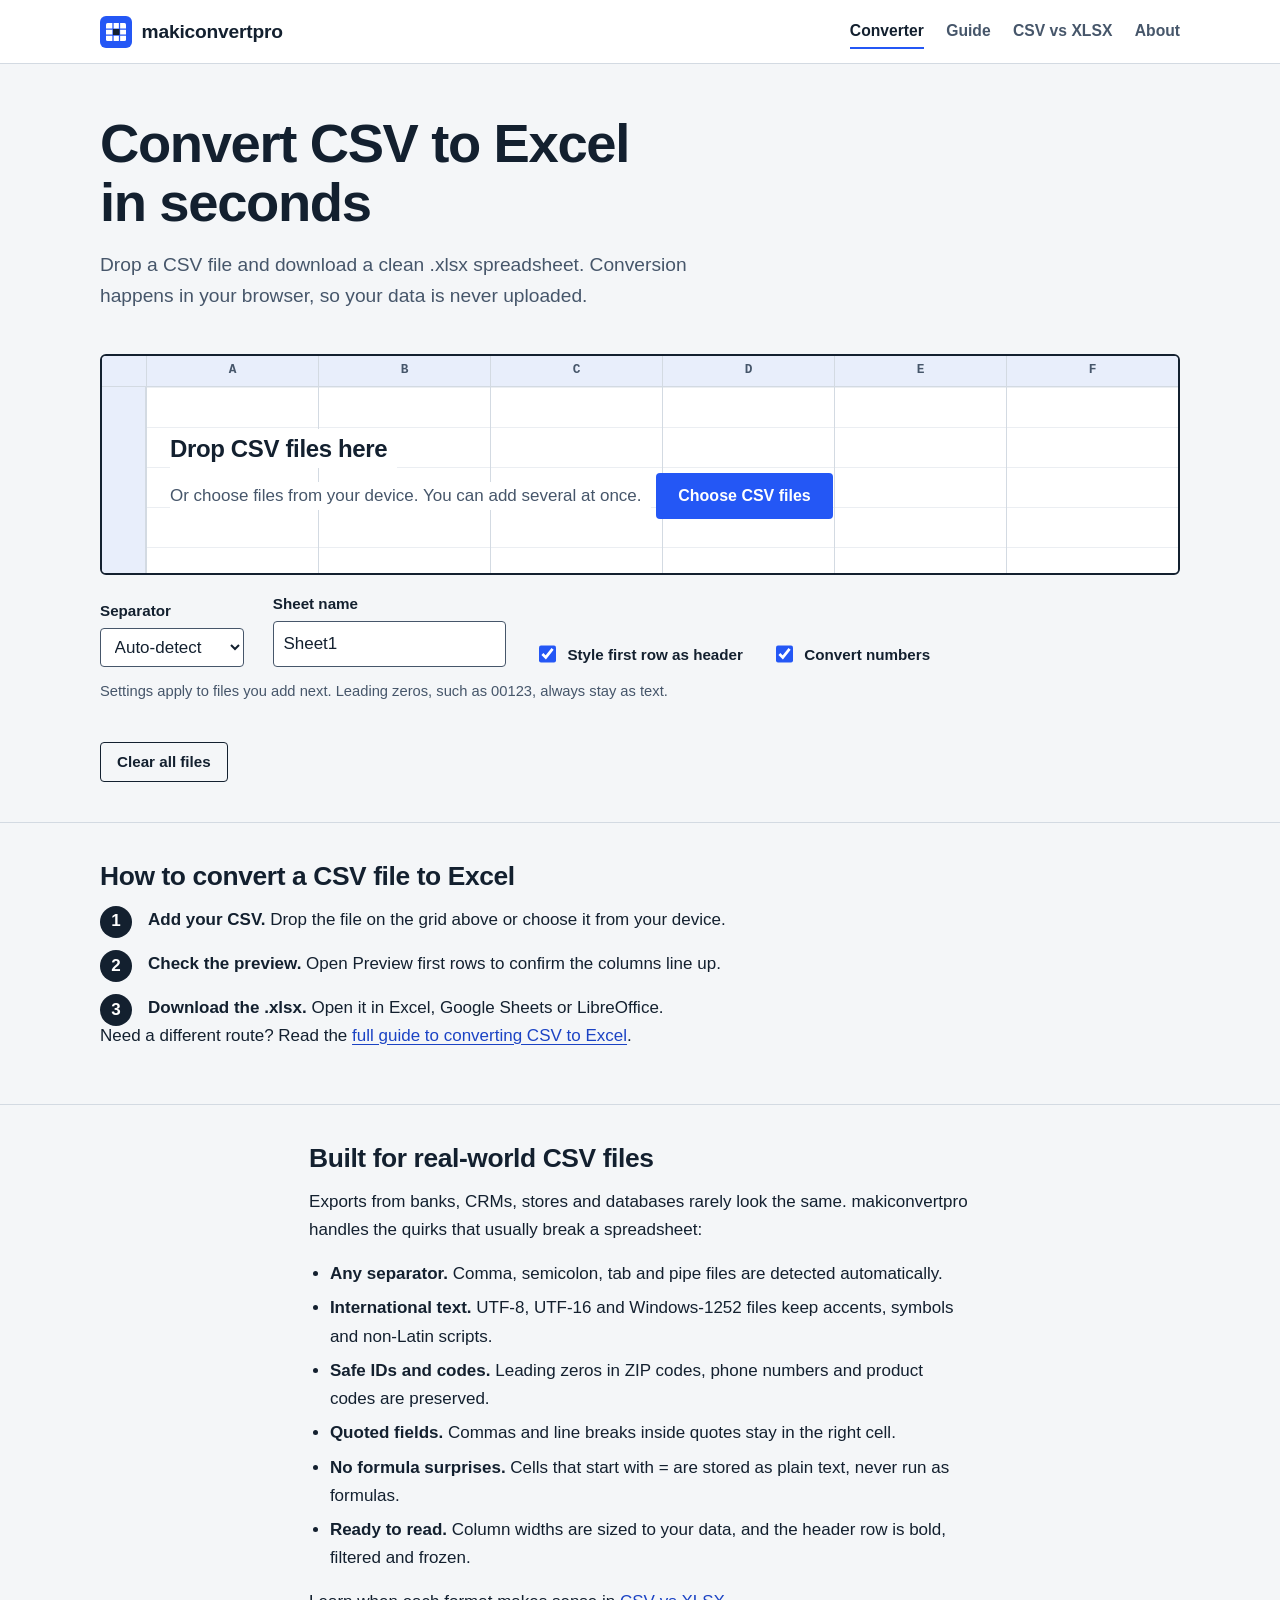
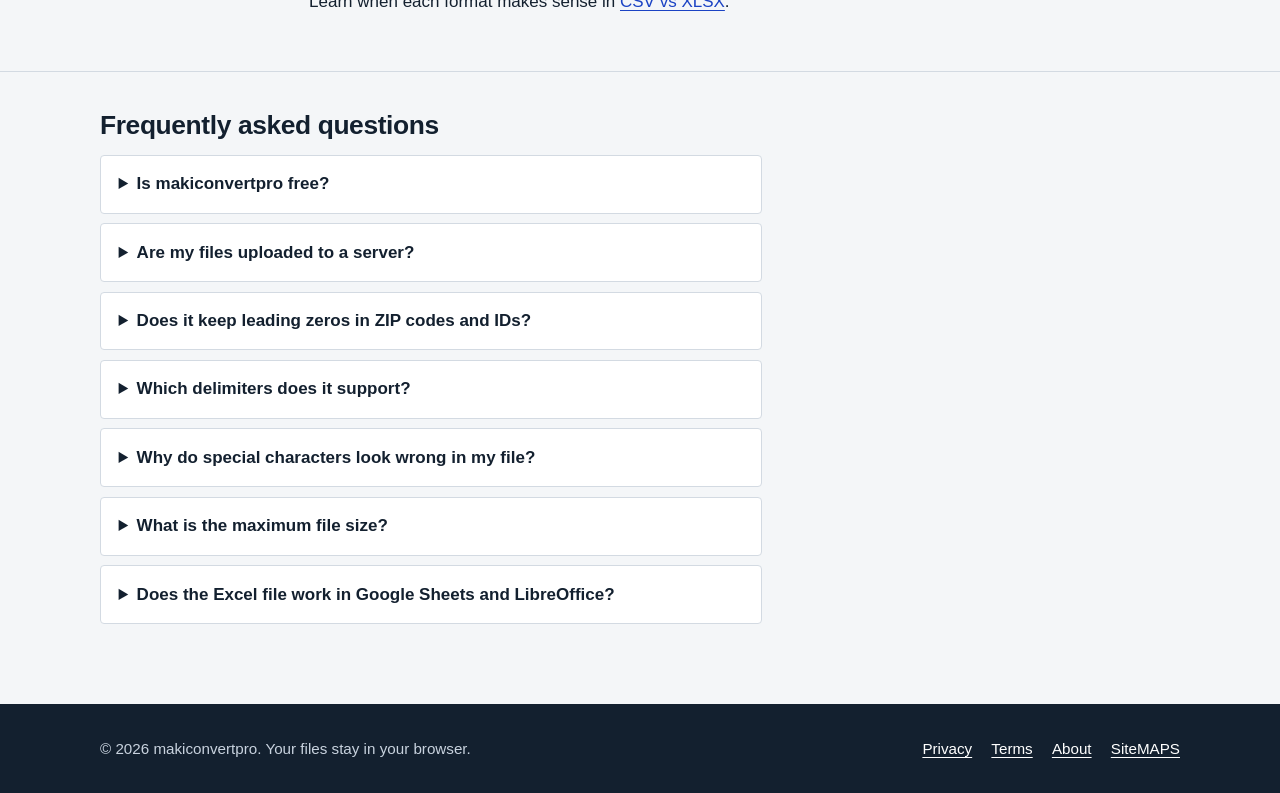
<file: index.html>
<!DOCTYPE html>
<html lang="en">
<head>
<meta charset="utf-8">
<meta name="viewport" content="width=device-width, initial-scale=1">
<meta name="google-site-verification" content="gXNlgcraHquykusEMoLHbpkSQY1WoCB0j_RVWAIy6KU" />
<title>CSV to Excel Converter: Free, Fast &amp; Private | makiconvertpro</title>
<meta name="description" content="Convert CSV to Excel (.xlsx) online for free. Drop your file, download the spreadsheet. Runs in your browser, so your data is never uploaded.">
<meta name="robots" content="index, follow, max-image-preview:large, max-snippet:-1">
<link rel="canonical" href="https://makimaki.42web.io/">
<meta name="theme-color" content="#2457F5">
<meta property="og:type" content="website">
<meta property="og:site_name" content="makiconvertpro">
<meta property="og:title" content="CSV to Excel Converter: Free, Fast &amp; Private | makiconvertpro">
<meta property="og:description" content="Convert CSV to Excel (.xlsx) online for free. Drop your file, download the spreadsheet. Runs in your browser, so your data is never uploaded.">
<meta property="og:url" content="https://makimaki.42web.io/">
<meta property="og:image" content="https://makimaki.42web.io/img/og-image.png">
<meta property="og:image:width" content="1200">
<meta property="og:image:height" content="630">
<meta property="og:image:alt" content="makiconvertpro - convert CSV to Excel in your browser">
<meta property="og:locale" content="en_US">
<meta name="twitter:card" content="summary_large_image">
<meta name="twitter:title" content="CSV to Excel Converter: Free, Fast &amp; Private | makiconvertpro">
<meta name="twitter:description" content="Convert CSV to Excel (.xlsx) online for free. Drop your file, download the spreadsheet. Runs in your browser, so your data is never uploaded.">
<meta name="twitter:image" content="https://makimaki.42web.io/img/og-image.png">
<link rel="icon" href="/favicon.svg" type="image/svg+xml">
<link rel="icon" href="/img/icon-192.png" type="image/png" sizes="192x192">
<link rel="apple-touch-icon" href="/img/apple-touch-icon.png">
<link rel="manifest" href="/site.webmanifest">
<link rel="stylesheet" href="/css/style.css">
<script type="application/ld+json">{"@context": "https://schema.org", "@graph": [{"@type": "WebSite", "@id": "https://makimaki.42web.io/#website", "url": "https://makimaki.42web.io/", "name": "makiconvertpro", "description": "Free online CSV to Excel converter that runs in your browser.", "inLanguage": "en"}, {"@type": "WebApplication", "@id": "https://makimaki.42web.io/#app", "name": "makiconvertpro CSV to Excel Converter", "url": "https://makimaki.42web.io/", "applicationCategory": "UtilitiesApplication", "operatingSystem": "Any (web browser)", "browserRequirements": "Requires JavaScript", "isAccessibleForFree": true, "offers": {"@type": "Offer", "price": "0", "priceCurrency": "USD"}, "description": "Convert CSV files to Excel (.xlsx) in your browser. Files are never uploaded."}, {"@type": "FAQPage", "mainEntity": [{"@type": "Question", "name": "Is makiconvertpro free?", "acceptedAnswer": {"@type": "Answer", "text": "Yes. The converter is free to use, with no sign-up and no limit on the number of files."}}, {"@type": "Question", "name": "Are my files uploaded to a server?", "acceptedAnswer": {"@type": "Answer", "text": "No. Conversion runs in your browser with JavaScript. Your CSV never leaves your device, so private data such as customer lists or financial exports stays with you."}}, {"@type": "Question", "name": "Does it keep leading zeros in ZIP codes and IDs?", "acceptedAnswer": {"@type": "Answer", "text": "Yes. Values such as 00123 are kept as text, so Excel does not strip the zeros. Only plain numbers like 42 or 12.50 become numeric cells."}}, {"@type": "Question", "name": "Which delimiters does it support?", "acceptedAnswer": {"@type": "Answer", "text": "Comma, semicolon, tab and pipe. Auto-detect picks the right one for most files, and you can set it by hand from the Separator menu."}}, {"@type": "Question", "name": "Why do special characters look wrong in my file?", "acceptedAnswer": {"@type": "Answer", "text": "makiconvertpro reads UTF-8, UTF-16 and Windows-1252 files. If characters still look wrong, re-export the CSV as UTF-8 from the original program and convert it again."}}, {"@type": "Question", "name": "What is the maximum file size?", "acceptedAnswer": {"@type": "Answer", "text": "Files up to 80 MB are accepted. Excel itself allows 1,048,576 rows and 16,384 columns per sheet, and the converter tells you if a file goes past those limits."}}, {"@type": "Question", "name": "Does the Excel file work in Google Sheets and LibreOffice?", "acceptedAnswer": {"@type": "Answer", "text": "Yes. The output is a standard .xlsx file that opens in Microsoft Excel, Google Sheets, LibreOffice Calc and Apple Numbers."}}]}]}</script>
</head>
<body>
<a class="skip" href="#main">Skip to content</a>
<header class="site-header"><div class="wrap">
<a class="brand" href="/"><img src="/favicon.svg" alt="" width="32" height="32">makiconvertpro</a>
<nav class="nav" aria-label="Main"><a href="/" aria-current="page">Converter</a><a href="/how-to-convert-csv-to-excel">Guide</a><a href="/csv-vs-xlsx">CSV vs XLSX</a><a href="/about">About</a></nav>
</div></header>
<main id="main">
<section class="hero"><div class="wrap">
<h1>Convert CSV to Excel in seconds</h1>
<p class="lead">Drop a CSV file and download a clean .xlsx spreadsheet. Conversion happens in your browser, so your data is never uploaded.</p>
</div></section>
<section class="tool" aria-label="CSV to Excel converter"><div class="wrap">
<div class="dz" id="dropzone">
<div class="dz-cols" aria-hidden="true"><span> </span><span>A</span><span>B</span><span>C</span><span>D</span><span>E</span><span>F</span></div>
<div class="dz-body"><div class="dz-gutter" aria-hidden="true"></div>
<div class="dz-inner">
<p class="dz-title">Drop CSV files here</p><br>
<p class="dz-sub">Or choose files from your device. You can add several at once.</p>
<input type="file" id="file-input" class="sr-only" accept=".csv,.tsv,.txt,text/csv,text/plain" multiple>
<label class="btn" for="file-input">Choose CSV files</label>
</div></div></div>
<div class="options" role="group" aria-label="Conversion settings">
<div class="field"><label for="opt-delim">Separator</label>
<select id="opt-delim"><option value="auto">Auto-detect</option><option value="comma">Comma</option><option value="semicolon">Semicolon</option><option value="tab">Tab</option><option value="pipe">Pipe</option></select></div>
<div class="field"><label for="opt-sheet">Sheet name</label><input type="text" id="opt-sheet" value="Sheet1" maxlength="31"></div>
<label class="check"><input type="checkbox" id="opt-header" checked> Style first row as header</label>
<label class="check"><input type="checkbox" id="opt-numbers" checked> Convert numbers</label>
</div>
<p class="hint">Settings apply to files you add next. Leading zeros, such as 00123, always stay as text.</p>
<p id="status" class="sr-only" role="status" aria-live="polite"></p>
<ul id="results"></ul>
<button type="button" class="btn btn-small btn-quiet" id="clear-all" hidden>Clear all files</button>
</div></section>
<section class="section"><div class="wrap">
<h2>How to convert a CSV file to Excel</h2>
<ol class="steps">
<li><strong>Add your CSV.</strong> Drop the file on the grid above or choose it from your device.</li>
<li><strong>Check the preview.</strong> Open Preview first rows to confirm the columns line up.</li>
<li><strong>Download the .xlsx.</strong> Open it in Excel, Google Sheets or LibreOffice.</li>
</ol>
<p class="prose">Need a different route? Read the <a href="/how-to-convert-csv-to-excel">full guide to converting CSV to Excel</a>.</p>
</div></section>
<section class="section"><div class="wrap prose">
<h2>Built for real-world CSV files</h2>
<p>Exports from banks, CRMs, stores and databases rarely look the same. makiconvertpro handles the quirks that usually break a spreadsheet:</p>
<ul>
<li><strong>Any separator.</strong> Comma, semicolon, tab and pipe files are detected automatically.</li>
<li><strong>International text.</strong> UTF-8, UTF-16 and Windows-1252 files keep accents, symbols and non-Latin scripts.</li>
<li><strong>Safe IDs and codes.</strong> Leading zeros in ZIP codes, phone numbers and product codes are preserved.</li>
<li><strong>Quoted fields.</strong> Commas and line breaks inside quotes stay in the right cell.</li>
<li><strong>No formula surprises.</strong> Cells that start with = are stored as plain text, never run as formulas.</li>
<li><strong>Ready to read.</strong> Column widths are sized to your data, and the header row is bold, filtered and frozen.</li>
</ul>
<p>Learn when each format makes sense in <a href="/csv-vs-xlsx">CSV vs XLSX</a>.</p>
</div></section>
<section class="section"><div class="wrap faq">
<h2>Frequently asked questions</h2>
<details><summary>Is makiconvertpro free?</summary><p>Yes. The converter is free to use, with no sign-up and no limit on the number of files.</p></details><details><summary>Are my files uploaded to a server?</summary><p>No. Conversion runs in your browser with JavaScript. Your CSV never leaves your device, so private data such as customer lists or financial exports stays with you.</p></details><details><summary>Does it keep leading zeros in ZIP codes and IDs?</summary><p>Yes. Values such as 00123 are kept as text, so Excel does not strip the zeros. Only plain numbers like 42 or 12.50 become numeric cells.</p></details><details><summary>Which delimiters does it support?</summary><p>Comma, semicolon, tab and pipe. Auto-detect picks the right one for most files, and you can set it by hand from the Separator menu.</p></details><details><summary>Why do special characters look wrong in my file?</summary><p>makiconvertpro reads UTF-8, UTF-16 and Windows-1252 files. If characters still look wrong, re-export the CSV as UTF-8 from the original program and convert it again.</p></details><details><summary>What is the maximum file size?</summary><p>Files up to 80 MB are accepted. Excel itself allows 1,048,576 rows and 16,384 columns per sheet, and the converter tells you if a file goes past those limits.</p></details><details><summary>Does the Excel file work in Google Sheets and LibreOffice?</summary><p>Yes. The output is a standard .xlsx file that opens in Microsoft Excel, Google Sheets, LibreOffice Calc and Apple Numbers.</p></details>
</div></section>
</main>
<footer class="site-footer"><div class="wrap">
<p>&copy; 2026 makiconvertpro. Your files stay in your browser.</p>
<nav aria-label="Footer"><a href="/privacy">Privacy</a><a href="/terms">Terms</a><a href="/about">About</a><a href="/sitemap.xml">SiteMAPS</a></nav>
</div></footer>
<script src="/js/app.js" defer></script>
</body>
</html>
</file>
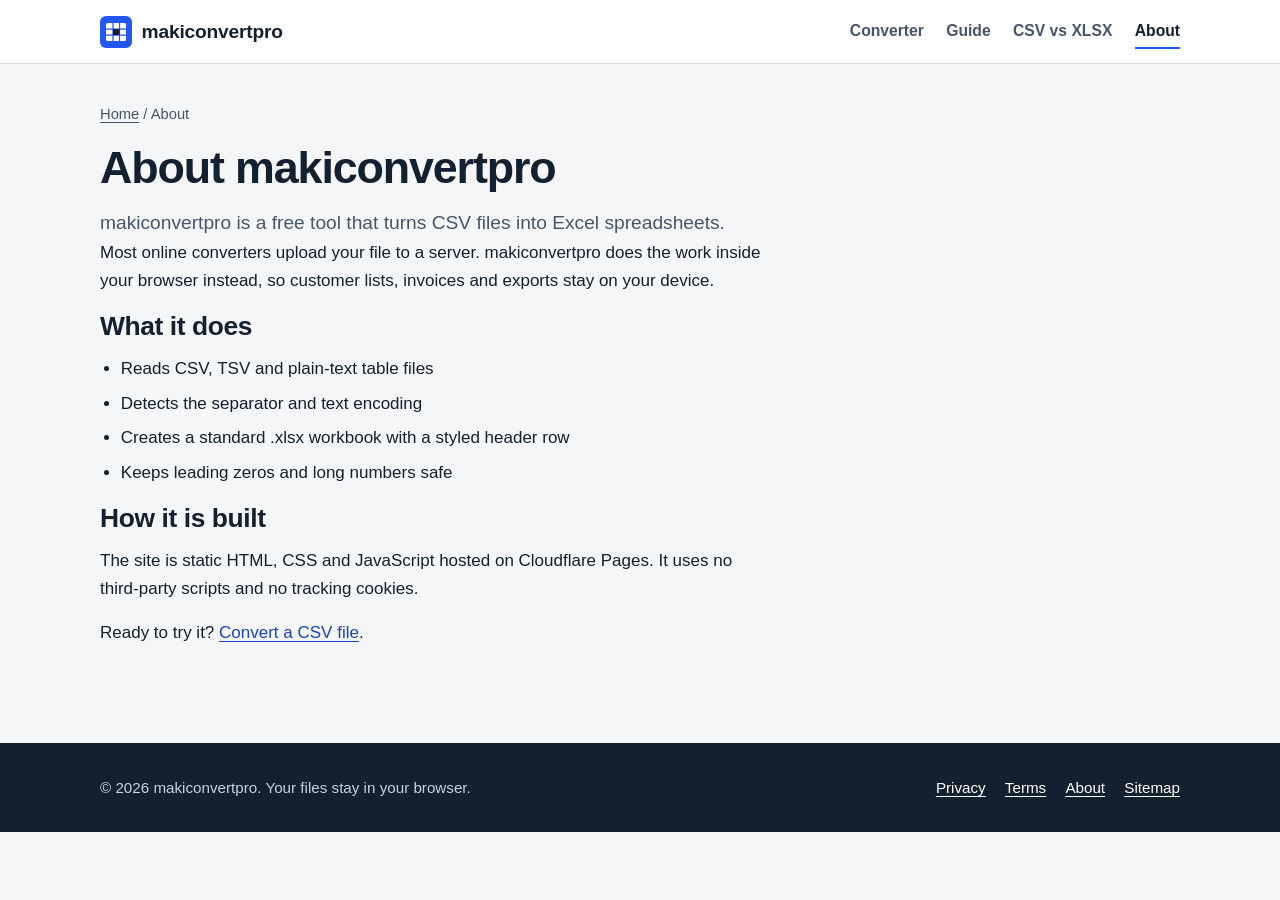
<file: about.html>
<!DOCTYPE html>
<html lang="en">
<head>
<meta charset="utf-8">
<meta name="viewport" content="width=device-width, initial-scale=1">
<title>About makiconvertpro | Private CSV to Excel Converter</title>
<meta name="description" content="makiconvertpro is a free CSV to Excel converter that works in your browser. Learn what it does and how it protects your data.">
<meta name="robots" content="index, follow, max-image-preview:large, max-snippet:-1">
<link rel="canonical" href="https://makimaki.42web.io/about">
<!-- Google Search Console: paste your verification tag below (see README), then remove these comment marks
<meta name="google-site-verification" content="YOUR_CODE_HERE">
-->
<meta name="theme-color" content="#2457F5">
<meta property="og:type" content="article">
<meta property="og:site_name" content="makiconvertpro">
<meta property="og:title" content="About makiconvertpro | Private CSV to Excel Converter">
<meta property="og:description" content="makiconvertpro is a free CSV to Excel converter that works in your browser. Learn what it does and how it protects your data.">
<meta property="og:url" content="https://makimaki.42web.io/about">
<meta property="og:image" content="https://makimaki.42web.io/img/og-image.png">
<meta property="og:image:width" content="1200">
<meta property="og:image:height" content="630">
<meta property="og:image:alt" content="makiconvertpro - convert CSV to Excel in your browser">
<meta property="og:locale" content="en_US">
<meta name="twitter:card" content="summary_large_image">
<meta name="twitter:title" content="About makiconvertpro | Private CSV to Excel Converter">
<meta name="twitter:description" content="makiconvertpro is a free CSV to Excel converter that works in your browser. Learn what it does and how it protects your data.">
<meta name="twitter:image" content="https://makimaki.42web.io/img/og-image.png">
<link rel="icon" href="/favicon.svg" type="image/svg+xml">
<link rel="icon" href="/img/icon-192.png" type="image/png" sizes="192x192">
<link rel="apple-touch-icon" href="/img/apple-touch-icon.png">
<link rel="manifest" href="/site.webmanifest">
<link rel="stylesheet" href="/css/style.css">
<script type="application/ld+json">{"@context": "https://schema.org", "@type": "BreadcrumbList", "itemListElement": [{"@type": "ListItem", "position": 1, "name": "Home", "item": "https://makimaki.42web.io/"}, {"@type": "ListItem", "position": 2, "name": "About", "item": "https://makimaki.42web.io/about"}]}</script>
</head>
<body>
<a class="skip" href="#main">Skip to content</a>
<header class="site-header"><div class="wrap">
<a class="brand" href="/"><img src="/favicon.svg" alt="" width="32" height="32">makiconvertpro</a>
<nav class="nav" aria-label="Main"><a href="/">Converter</a><a href="/how-to-convert-csv-to-excel">Guide</a><a href="/csv-vs-xlsx">CSV vs XLSX</a><a href="/about" aria-current="page">About</a></nav>
</div></header>
<main id="main"><div class="wrap"><article class="page prose">
<p class="crumbs"><a href="/">Home</a> / About</p>
<h1>About makiconvertpro</h1>
<p class="lead">makiconvertpro is a free tool that turns CSV files into Excel spreadsheets.</p>
<p>Most online converters upload your file to a server. makiconvertpro does the work inside your browser instead, so customer lists, invoices and exports stay on your device.</p>
<h2>What it does</h2>
<ul><li>Reads CSV, TSV and plain-text table files</li><li>Detects the separator and text encoding</li><li>Creates a standard .xlsx workbook with a styled header row</li><li>Keeps leading zeros and long numbers safe</li></ul>
<h2>How it is built</h2>
<p>The site is static HTML, CSS and JavaScript hosted on Cloudflare Pages. It uses no third-party scripts and no tracking cookies.</p>
<p>Ready to try it? <a href="/">Convert a CSV file</a>.</p>
</article></div></main>
<footer class="site-footer"><div class="wrap">
<p>&copy; 2026 makiconvertpro. Your files stay in your browser.</p>
<nav aria-label="Footer"><a href="/privacy">Privacy</a><a href="/terms">Terms</a><a href="/about">About</a><a href="/sitemap.xml">Sitemap</a></nav>
</div></footer>
</body>
</html>
</file>
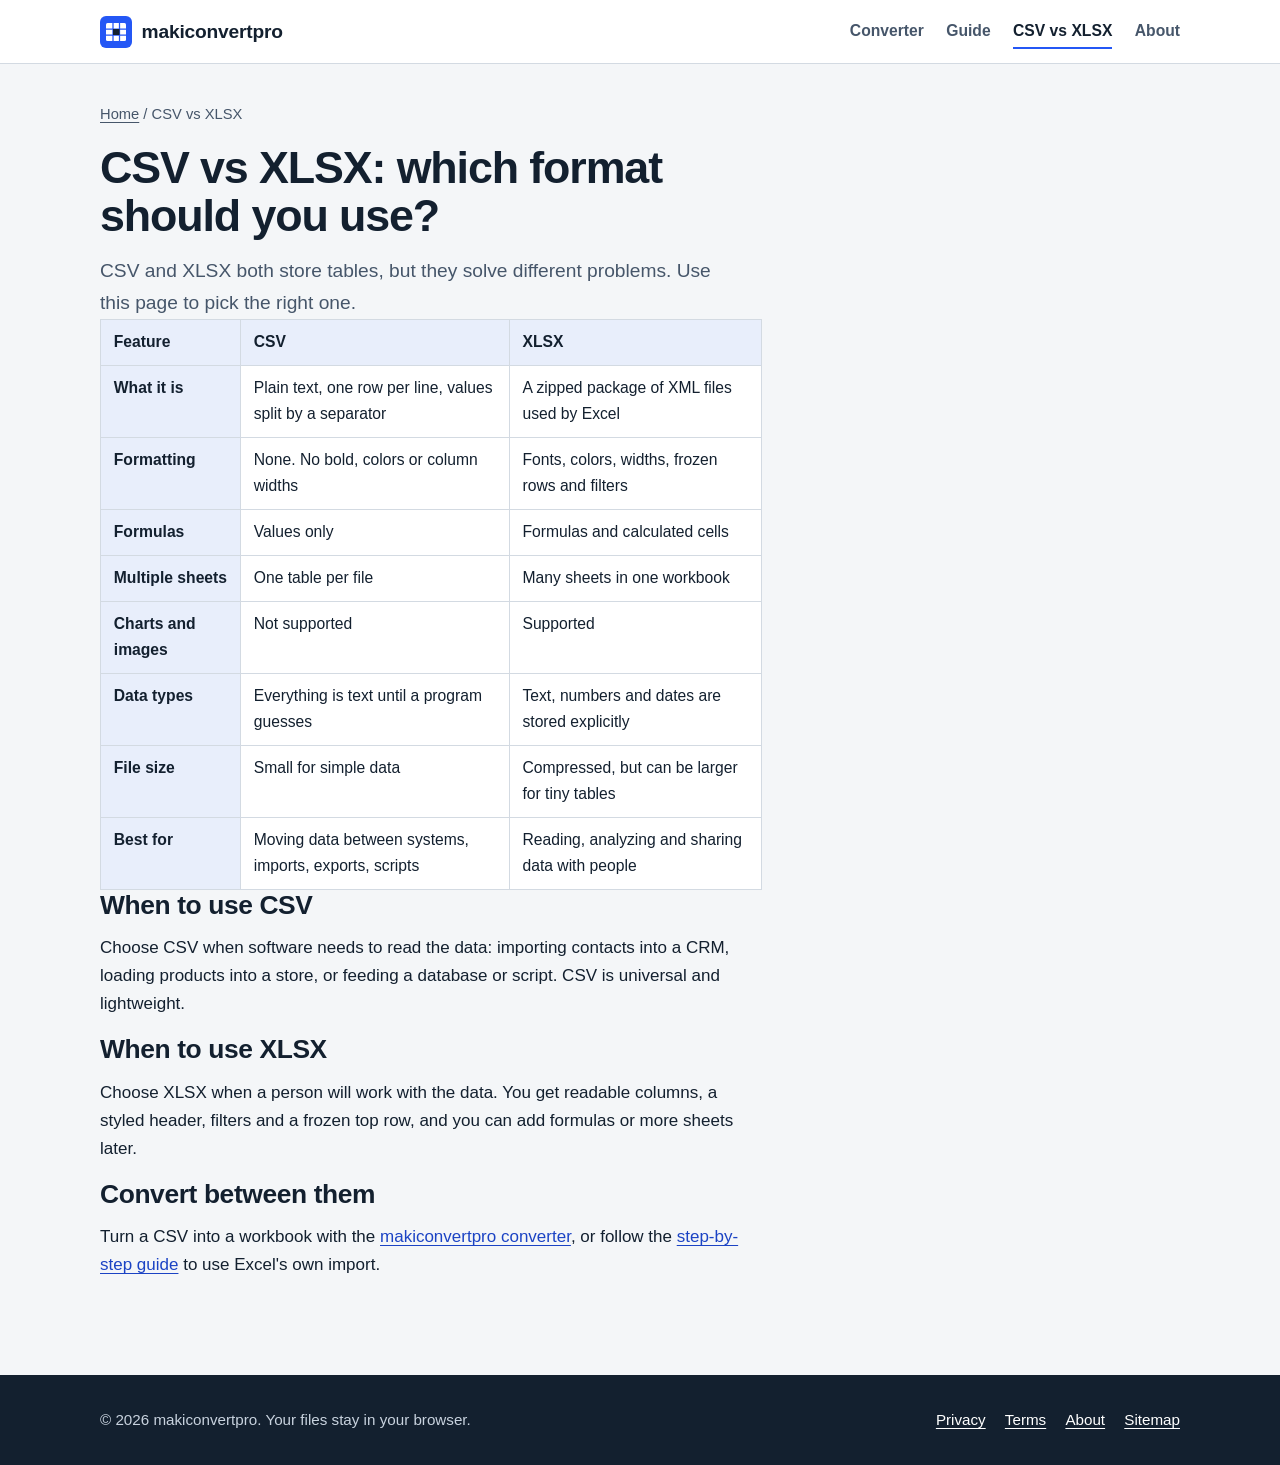
<file: csv-vs-xlsx.html>
<!DOCTYPE html>
<html lang="en">
<head>
<meta charset="utf-8">
<meta name="viewport" content="width=device-width, initial-scale=1">
<title>CSV vs XLSX: Differences and When to Use Each | makiconvertpro</title>
<meta name="description" content="Compare CSV and XLSX files: formatting, formulas, sheets, data types and file size. Learn which format to use and how to convert between them.">
<meta name="robots" content="index, follow, max-image-preview:large, max-snippet:-1">
<link rel="canonical" href="https://makimaki.42web.io/csv-vs-xlsx">
<!-- Google Search Console: paste your verification tag below (see README), then remove these comment marks
<meta name="google-site-verification" content="YOUR_CODE_HERE">
-->
<meta name="theme-color" content="#2457F5">
<meta property="og:type" content="article">
<meta property="og:site_name" content="makiconvertpro">
<meta property="og:title" content="CSV vs XLSX: Differences and When to Use Each | makiconvertpro">
<meta property="og:description" content="Compare CSV and XLSX files: formatting, formulas, sheets, data types and file size. Learn which format to use and how to convert between them.">
<meta property="og:url" content="https://makimaki.42web.io/csv-vs-xlsx">
<meta property="og:image" content="https://makimaki.42web.io/img/og-image.png">
<meta property="og:image:width" content="1200">
<meta property="og:image:height" content="630">
<meta property="og:image:alt" content="makiconvertpro - convert CSV to Excel in your browser">
<meta property="og:locale" content="en_US">
<meta name="twitter:card" content="summary_large_image">
<meta name="twitter:title" content="CSV vs XLSX: Differences and When to Use Each | makiconvertpro">
<meta name="twitter:description" content="Compare CSV and XLSX files: formatting, formulas, sheets, data types and file size. Learn which format to use and how to convert between them.">
<meta name="twitter:image" content="https://makimaki.42web.io/img/og-image.png">
<link rel="icon" href="/favicon.svg" type="image/svg+xml">
<link rel="icon" href="/img/icon-192.png" type="image/png" sizes="192x192">
<link rel="apple-touch-icon" href="/img/apple-touch-icon.png">
<link rel="manifest" href="/site.webmanifest">
<link rel="stylesheet" href="/css/style.css">
<script type="application/ld+json">{"@context": "https://schema.org", "@type": "BreadcrumbList", "itemListElement": [{"@type": "ListItem", "position": 1, "name": "Home", "item": "https://makimaki.42web.io/"}, {"@type": "ListItem", "position": 2, "name": "CSV vs XLSX", "item": "https://makimaki.42web.io/csv-vs-xlsx"}]}</script>
</head>
<body>
<a class="skip" href="#main">Skip to content</a>
<header class="site-header"><div class="wrap">
<a class="brand" href="/"><img src="/favicon.svg" alt="" width="32" height="32">makiconvertpro</a>
<nav class="nav" aria-label="Main"><a href="/">Converter</a><a href="/how-to-convert-csv-to-excel">Guide</a><a href="/csv-vs-xlsx" aria-current="page">CSV vs XLSX</a><a href="/about">About</a></nav>
</div></header>
<main id="main"><div class="wrap"><article class="page prose">
<p class="crumbs"><a href="/">Home</a> / CSV vs XLSX</p>
<h1>CSV vs XLSX: which format should you use?</h1>
<p class="lead">CSV and XLSX both store tables, but they solve different problems. Use this page to pick the right one.</p>
<table class="compare">
<thead><tr><th scope="col">Feature</th><th scope="col">CSV</th><th scope="col">XLSX</th></tr></thead>
<tbody>
<tr><th scope="row">What it is</th><td>Plain text, one row per line, values split by a separator</td><td>A zipped package of XML files used by Excel</td></tr>
<tr><th scope="row">Formatting</th><td>None. No bold, colors or column widths</td><td>Fonts, colors, widths, frozen rows and filters</td></tr>
<tr><th scope="row">Formulas</th><td>Values only</td><td>Formulas and calculated cells</td></tr>
<tr><th scope="row">Multiple sheets</th><td>One table per file</td><td>Many sheets in one workbook</td></tr>
<tr><th scope="row">Charts and images</th><td>Not supported</td><td>Supported</td></tr>
<tr><th scope="row">Data types</th><td>Everything is text until a program guesses</td><td>Text, numbers and dates are stored explicitly</td></tr>
<tr><th scope="row">File size</th><td>Small for simple data</td><td>Compressed, but can be larger for tiny tables</td></tr>
<tr><th scope="row">Best for</th><td>Moving data between systems, imports, exports, scripts</td><td>Reading, analyzing and sharing data with people</td></tr>
</tbody></table>
<h2>When to use CSV</h2>
<p>Choose CSV when software needs to read the data: importing contacts into a CRM, loading products into a store, or feeding a database or script. CSV is universal and lightweight.</p>
<h2>When to use XLSX</h2>
<p>Choose XLSX when a person will work with the data. You get readable columns, a styled header, filters and a frozen top row, and you can add formulas or more sheets later.</p>
<h2>Convert between them</h2>
<p>Turn a CSV into a workbook with the <a href="/">makiconvertpro converter</a>, or follow the <a href="/how-to-convert-csv-to-excel">step-by-step guide</a> to use Excel's own import.</p>
</article></div></main>
<footer class="site-footer"><div class="wrap">
<p>&copy; 2026 makiconvertpro. Your files stay in your browser.</p>
<nav aria-label="Footer"><a href="/privacy">Privacy</a><a href="/terms">Terms</a><a href="/about">About</a><a href="/sitemap.xml">Sitemap</a></nav>
</div></footer>
</body>
</html>
</file>
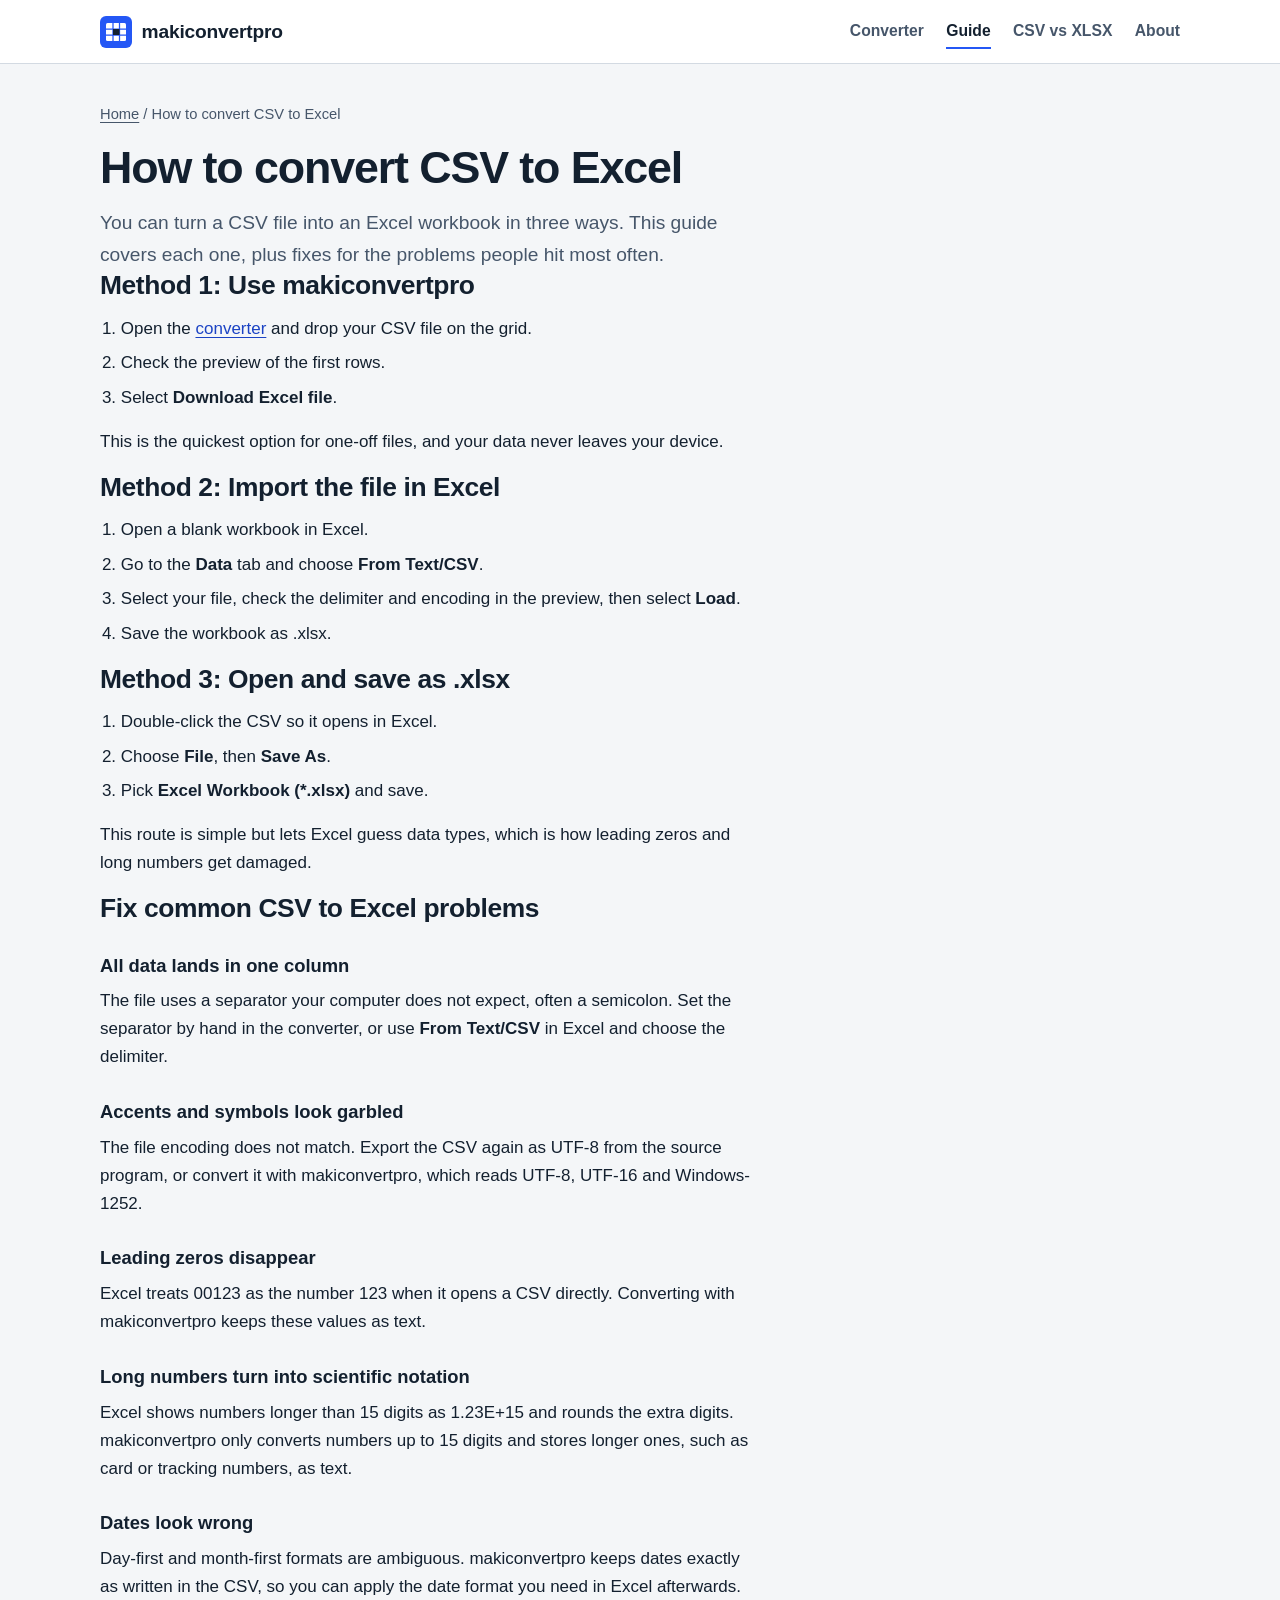
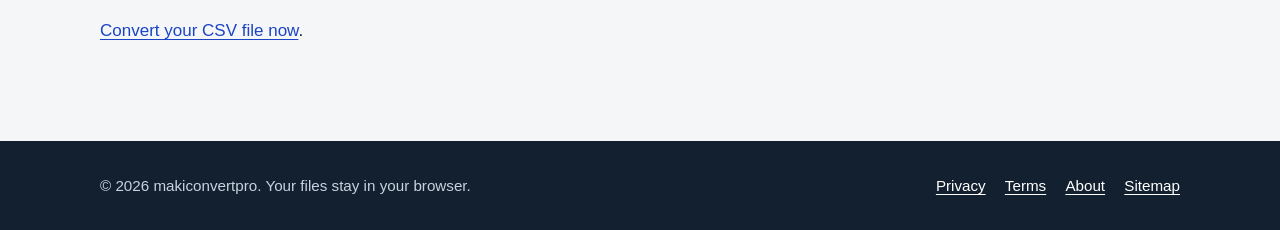
<file: how-to-convert-csv-to-excel.html>
<!DOCTYPE html>
<html lang="en">
<head>
<meta charset="utf-8">
<meta name="viewport" content="width=device-width, initial-scale=1">
<title>How to Convert CSV to Excel (3 Easy Ways) | makiconvertpro</title>
<meta name="description" content="Learn three ways to convert a CSV file to Excel, and fix one-column data, garbled characters, lost leading zeros and scientific notation.">
<meta name="robots" content="index, follow, max-image-preview:large, max-snippet:-1">
<link rel="canonical" href="https://makimaki.42web.io/how-to-convert-csv-to-excel">
<!-- Google Search Console: paste your verification tag below (see README), then remove these comment marks
<meta name="google-site-verification" content="YOUR_CODE_HERE">
-->
<meta name="theme-color" content="#2457F5">
<meta property="og:type" content="article">
<meta property="og:site_name" content="makiconvertpro">
<meta property="og:title" content="How to Convert CSV to Excel (3 Easy Ways) | makiconvertpro">
<meta property="og:description" content="Learn three ways to convert a CSV file to Excel, and fix one-column data, garbled characters, lost leading zeros and scientific notation.">
<meta property="og:url" content="https://makimaki.42web.io/how-to-convert-csv-to-excel">
<meta property="og:image" content="https://makimaki.42web.io/img/og-image.png">
<meta property="og:image:width" content="1200">
<meta property="og:image:height" content="630">
<meta property="og:image:alt" content="makiconvertpro - convert CSV to Excel in your browser">
<meta property="og:locale" content="en_US">
<meta name="twitter:card" content="summary_large_image">
<meta name="twitter:title" content="How to Convert CSV to Excel (3 Easy Ways) | makiconvertpro">
<meta name="twitter:description" content="Learn three ways to convert a CSV file to Excel, and fix one-column data, garbled characters, lost leading zeros and scientific notation.">
<meta name="twitter:image" content="https://makimaki.42web.io/img/og-image.png">
<link rel="icon" href="/favicon.svg" type="image/svg+xml">
<link rel="icon" href="/img/icon-192.png" type="image/png" sizes="192x192">
<link rel="apple-touch-icon" href="/img/apple-touch-icon.png">
<link rel="manifest" href="/site.webmanifest">
<link rel="stylesheet" href="/css/style.css">
<script type="application/ld+json">{"@context": "https://schema.org", "@type": "BreadcrumbList", "itemListElement": [{"@type": "ListItem", "position": 1, "name": "Home", "item": "https://makimaki.42web.io/"}, {"@type": "ListItem", "position": 2, "name": "How to convert CSV to Excel", "item": "https://makimaki.42web.io/how-to-convert-csv-to-excel"}]}</script>
<script type="application/ld+json">{"@context": "https://schema.org", "@type": "HowTo", "name": "How to convert a CSV file to Excel", "step": [{"@type": "HowToStep", "name": "Add your CSV", "text": "Drop the CSV file on the makiconvertpro converter."}, {"@type": "HowToStep", "name": "Check the preview", "text": "Confirm the columns line up in the preview of the first rows."}, {"@type": "HowToStep", "name": "Download the Excel file", "text": "Select Download Excel file and open the .xlsx in Excel, Google Sheets or LibreOffice."}]}</script>
</head>
<body>
<a class="skip" href="#main">Skip to content</a>
<header class="site-header"><div class="wrap">
<a class="brand" href="/"><img src="/favicon.svg" alt="" width="32" height="32">makiconvertpro</a>
<nav class="nav" aria-label="Main"><a href="/">Converter</a><a href="/how-to-convert-csv-to-excel" aria-current="page">Guide</a><a href="/csv-vs-xlsx">CSV vs XLSX</a><a href="/about">About</a></nav>
</div></header>
<main id="main"><div class="wrap"><article class="page prose">
<p class="crumbs"><a href="/">Home</a> / How to convert CSV to Excel</p>
<h1>How to convert CSV to Excel</h1>
<p class="lead">You can turn a CSV file into an Excel workbook in three ways. This guide covers each one, plus fixes for the problems people hit most often.</p>
<h2>Method 1: Use makiconvertpro</h2>
<ol>
<li>Open the <a href="/">converter</a> and drop your CSV file on the grid.</li>
<li>Check the preview of the first rows.</li>
<li>Select <strong>Download Excel file</strong>.</li>
</ol>
<p>This is the quickest option for one-off files, and your data never leaves your device.</p>
<h2>Method 2: Import the file in Excel</h2>
<ol>
<li>Open a blank workbook in Excel.</li>
<li>Go to the <strong>Data</strong> tab and choose <strong>From Text/CSV</strong>.</li>
<li>Select your file, check the delimiter and encoding in the preview, then select <strong>Load</strong>.</li>
<li>Save the workbook as .xlsx.</li>
</ol>
<h2>Method 3: Open and save as .xlsx</h2>
<ol>
<li>Double-click the CSV so it opens in Excel.</li>
<li>Choose <strong>File</strong>, then <strong>Save As</strong>.</li>
<li>Pick <strong>Excel Workbook (*.xlsx)</strong> and save.</li>
</ol>
<p>This route is simple but lets Excel guess data types, which is how leading zeros and long numbers get damaged.</p>
<h2>Fix common CSV to Excel problems</h2>
<h3>All data lands in one column</h3>
<p>The file uses a separator your computer does not expect, often a semicolon. Set the separator by hand in the converter, or use <strong>From Text/CSV</strong> in Excel and choose the delimiter.</p>
<h3>Accents and symbols look garbled</h3>
<p>The file encoding does not match. Export the CSV again as UTF-8 from the source program, or convert it with makiconvertpro, which reads UTF-8, UTF-16 and Windows-1252.</p>
<h3>Leading zeros disappear</h3>
<p>Excel treats 00123 as the number 123 when it opens a CSV directly. Converting with makiconvertpro keeps these values as text.</p>
<h3>Long numbers turn into scientific notation</h3>
<p>Excel shows numbers longer than 15 digits as 1.23E+15 and rounds the extra digits. makiconvertpro only converts numbers up to 15 digits and stores longer ones, such as card or tracking numbers, as text.</p>
<h3>Dates look wrong</h3>
<p>Day-first and month-first formats are ambiguous. makiconvertpro keeps dates exactly as written in the CSV, so you can apply the date format you need in Excel afterwards.</p>
<p><a href="/">Convert your CSV file now</a>.</p>
</article></div></main>
<footer class="site-footer"><div class="wrap">
<p>&copy; 2026 makiconvertpro. Your files stay in your browser.</p>
<nav aria-label="Footer"><a href="/privacy">Privacy</a><a href="/terms">Terms</a><a href="/about">About</a><a href="/sitemap.xml">Sitemap</a></nav>
</div></footer>
</body>
</html>
</file>
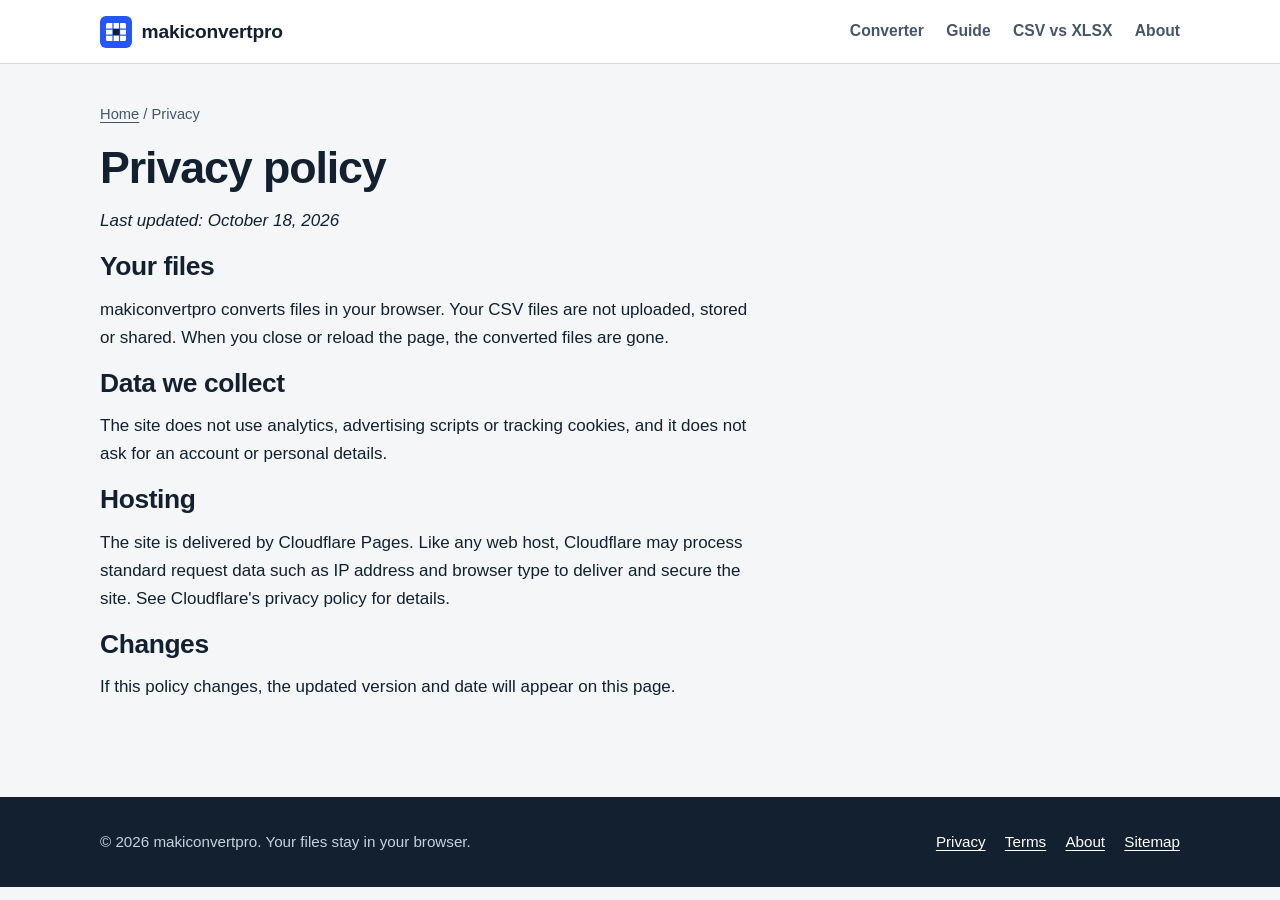
<file: privacy.html>
<!DOCTYPE html>
<html lang="en">
<head>
<meta charset="utf-8">
<meta name="viewport" content="width=device-width, initial-scale=1">
<title>Privacy Policy | makiconvertpro</title>
<meta name="description" content="makiconvertpro converts CSV files in your browser. Files are never uploaded, and the site uses no tracking cookies or analytics.">
<meta name="robots" content="index, follow, max-image-preview:large, max-snippet:-1">
<link rel="canonical" href="https://makimaki.42web.io/privacy">
<!-- Google Search Console: paste your verification tag below (see README), then remove these comment marks
<meta name="google-site-verification" content="YOUR_CODE_HERE">
-->
<meta name="theme-color" content="#2457F5">
<meta property="og:type" content="article">
<meta property="og:site_name" content="makiconvertpro">
<meta property="og:title" content="Privacy Policy | makiconvertpro">
<meta property="og:description" content="makiconvertpro converts CSV files in your browser. Files are never uploaded, and the site uses no tracking cookies or analytics.">
<meta property="og:url" content="https://makimaki.42web.io/privacy">
<meta property="og:image" content="https://makimaki.42web.io/img/og-image.png">
<meta property="og:image:width" content="1200">
<meta property="og:image:height" content="630">
<meta property="og:image:alt" content="makiconvertpro - convert CSV to Excel in your browser">
<meta property="og:locale" content="en_US">
<meta name="twitter:card" content="summary_large_image">
<meta name="twitter:title" content="Privacy Policy | makiconvertpro">
<meta name="twitter:description" content="makiconvertpro converts CSV files in your browser. Files are never uploaded, and the site uses no tracking cookies or analytics.">
<meta name="twitter:image" content="https://makimaki.42web.io/img/og-image.png">
<link rel="icon" href="/favicon.svg" type="image/svg+xml">
<link rel="icon" href="/img/icon-192.png" type="image/png" sizes="192x192">
<link rel="apple-touch-icon" href="/img/apple-touch-icon.png">
<link rel="manifest" href="/site.webmanifest">
<link rel="stylesheet" href="/css/style.css">
<script type="application/ld+json">{"@context": "https://schema.org", "@type": "BreadcrumbList", "itemListElement": [{"@type": "ListItem", "position": 1, "name": "Home", "item": "https://makimaki.42web.io/"}, {"@type": "ListItem", "position": 2, "name": "Privacy", "item": "https://makimaki.42web.io/privacy"}]}</script>
</head>
<body>
<a class="skip" href="#main">Skip to content</a>
<header class="site-header"><div class="wrap">
<a class="brand" href="/"><img src="/favicon.svg" alt="" width="32" height="32">makiconvertpro</a>
<nav class="nav" aria-label="Main"><a href="/">Converter</a><a href="/how-to-convert-csv-to-excel">Guide</a><a href="/csv-vs-xlsx">CSV vs XLSX</a><a href="/about">About</a></nav>
</div></header>
<main id="main"><div class="wrap"><article class="page prose">
<p class="crumbs"><a href="/">Home</a> / Privacy</p>
<h1>Privacy policy</h1>
<p><em>Last updated: October 18, 2026</em></p>
<h2>Your files</h2>
<p>makiconvertpro converts files in your browser. Your CSV files are not uploaded, stored or shared. When you close or reload the page, the converted files are gone.</p>
<h2>Data we collect</h2>
<p>The site does not use analytics, advertising scripts or tracking cookies, and it does not ask for an account or personal details.</p>
<h2>Hosting</h2>
<p>The site is delivered by Cloudflare Pages. Like any web host, Cloudflare may process standard request data such as IP address and browser type to deliver and secure the site. See Cloudflare's privacy policy for details.</p>
<h2>Changes</h2>
<p>If this policy changes, the updated version and date will appear on this page.</p>
</article></div></main>
<footer class="site-footer"><div class="wrap">
<p>&copy; 2026 makiconvertpro. Your files stay in your browser.</p>
<nav aria-label="Footer"><a href="/privacy">Privacy</a><a href="/terms">Terms</a><a href="/about">About</a><a href="/sitemap.xml">Sitemap</a></nav>
</div></footer>
</body>
</html>
</file>
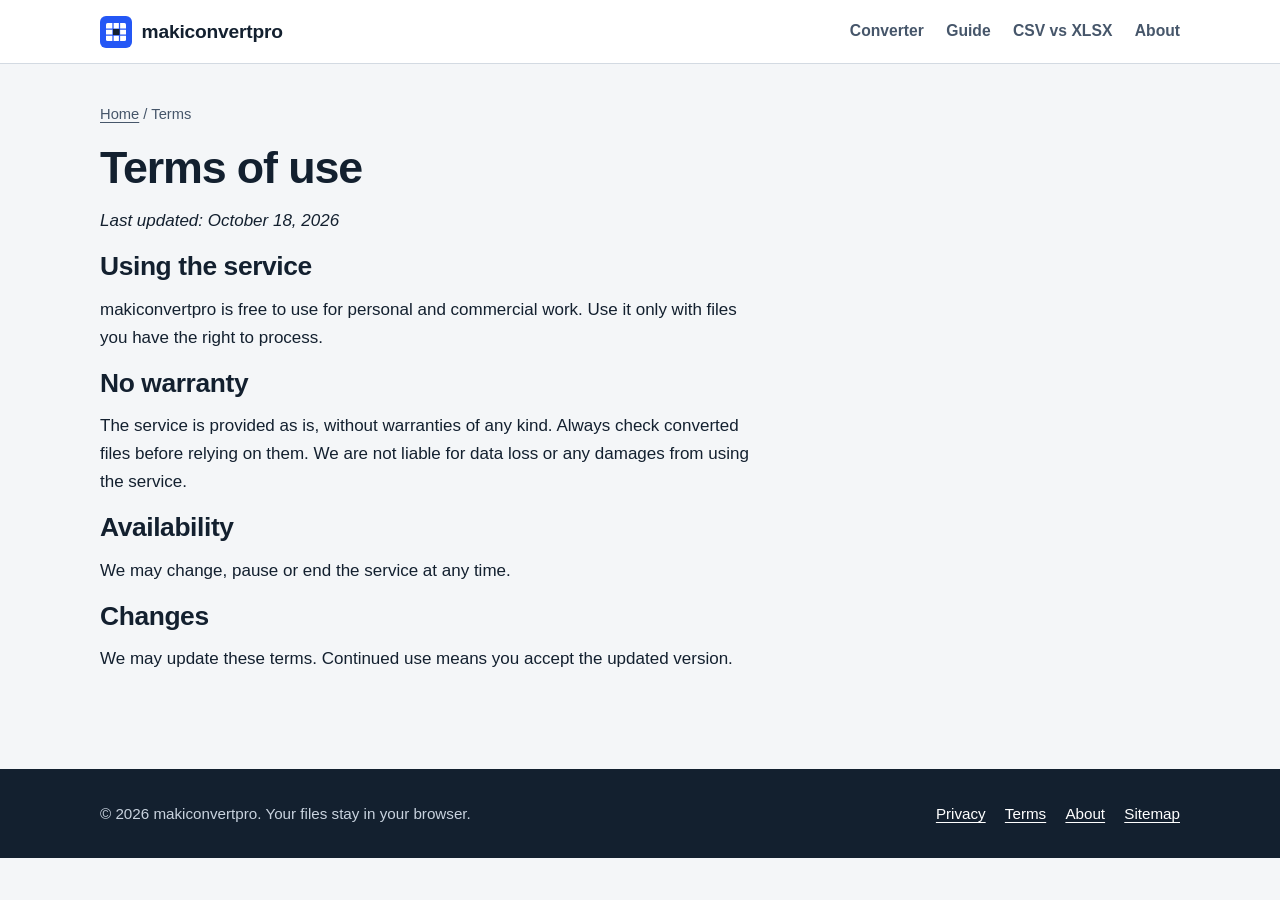
<file: terms.html>
<!DOCTYPE html>
<html lang="en">
<head>
<meta charset="utf-8">
<meta name="viewport" content="width=device-width, initial-scale=1">
<title>Terms of Use | makiconvertpro</title>
<meta name="description" content="Terms of use for makiconvertpro, the free browser-based CSV to Excel converter.">
<meta name="robots" content="index, follow, max-image-preview:large, max-snippet:-1">
<link rel="canonical" href="https://makimaki.42web.io/terms">
<!-- Google Search Console: paste your verification tag below (see README), then remove these comment marks
<meta name="google-site-verification" content="YOUR_CODE_HERE">
-->
<meta name="theme-color" content="#2457F5">
<meta property="og:type" content="article">
<meta property="og:site_name" content="makiconvertpro">
<meta property="og:title" content="Terms of Use | makiconvertpro">
<meta property="og:description" content="Terms of use for makiconvertpro, the free browser-based CSV to Excel converter.">
<meta property="og:url" content="https://makimaki.42web.io/terms">
<meta property="og:image" content="https://makimaki.42web.io/img/og-image.png">
<meta property="og:image:width" content="1200">
<meta property="og:image:height" content="630">
<meta property="og:image:alt" content="makiconvertpro - convert CSV to Excel in your browser">
<meta property="og:locale" content="en_US">
<meta name="twitter:card" content="summary_large_image">
<meta name="twitter:title" content="Terms of Use | makiconvertpro">
<meta name="twitter:description" content="Terms of use for makiconvertpro, the free browser-based CSV to Excel converter.">
<meta name="twitter:image" content="https://makimaki.42web.io/img/og-image.png">
<link rel="icon" href="/favicon.svg" type="image/svg+xml">
<link rel="icon" href="/img/icon-192.png" type="image/png" sizes="192x192">
<link rel="apple-touch-icon" href="/img/apple-touch-icon.png">
<link rel="manifest" href="/site.webmanifest">
<link rel="stylesheet" href="/css/style.css">
<script type="application/ld+json">{"@context": "https://schema.org", "@type": "BreadcrumbList", "itemListElement": [{"@type": "ListItem", "position": 1, "name": "Home", "item": "https://makimaki.42web.io/"}, {"@type": "ListItem", "position": 2, "name": "Terms", "item": "https://makimaki.42web.io/terms"}]}</script>
</head>
<body>
<a class="skip" href="#main">Skip to content</a>
<header class="site-header"><div class="wrap">
<a class="brand" href="/"><img src="/favicon.svg" alt="" width="32" height="32">makiconvertpro</a>
<nav class="nav" aria-label="Main"><a href="/">Converter</a><a href="/how-to-convert-csv-to-excel">Guide</a><a href="/csv-vs-xlsx">CSV vs XLSX</a><a href="/about">About</a></nav>
</div></header>
<main id="main"><div class="wrap"><article class="page prose">
<p class="crumbs"><a href="/">Home</a> / Terms</p>
<h1>Terms of use</h1>
<p><em>Last updated: October 18, 2026</em></p>
<h2>Using the service</h2>
<p>makiconvertpro is free to use for personal and commercial work. Use it only with files you have the right to process.</p>
<h2>No warranty</h2>
<p>The service is provided as is, without warranties of any kind. Always check converted files before relying on them. We are not liable for data loss or any damages from using the service.</p>
<h2>Availability</h2>
<p>We may change, pause or end the service at any time.</p>
<h2>Changes</h2>
<p>We may update these terms. Continued use means you accept the updated version.</p>
</article></div></main>
<footer class="site-footer"><div class="wrap">
<p>&copy; 2026 makiconvertpro. Your files stay in your browser.</p>
<nav aria-label="Footer"><a href="/privacy">Privacy</a><a href="/terms">Terms</a><a href="/about">About</a><a href="/sitemap.xml">Sitemap</a></nav>
</div></footer>
</body>
</html>
</file>
<file: css/style.css>
:root{
  --ink:#13202F;--ink-2:#46566A;--paper:#F4F6F8;--white:#fff;--line:#D3DAE2;
  --cobalt:#2457F5;--cobalt-d:#1B43C4;--tint:#E8EEFB;--ok:#17794A;--err:#B42318;
  --sans:"Avenir Next","Segoe UI",Roboto,"Helvetica Neue",Arial,sans-serif;
  --mono:ui-monospace,"SF Mono",Menlo,Consolas,monospace;
}
*{box-sizing:border-box}
html{-webkit-text-size-adjust:100%;scroll-behavior:smooth}
body{margin:0;background:var(--paper);color:var(--ink);font:400 1.0625rem/1.65 var(--sans)}
img,svg{max-width:100%}
a{color:var(--cobalt-d);text-underline-offset:3px}
a:hover{color:var(--cobalt)}
:focus-visible{outline:3px solid var(--cobalt);outline-offset:2px}
.sr-only{position:absolute;width:1px;height:1px;margin:-1px;padding:0;overflow:hidden;clip:rect(0,0,0,0);border:0}
.skip{position:absolute;left:-999px;top:0;background:var(--ink);color:#fff;padding:.6rem 1rem;z-index:10}
.skip:focus{left:0}
.wrap{width:min(1080px,100% - 2.5rem);margin-inline:auto}

/* header */
.site-header{background:var(--white);border-bottom:1px solid var(--line)}
.site-header .wrap{display:flex;align-items:center;justify-content:space-between;gap:1rem;flex-wrap:wrap;padding-block:.9rem}
.brand{display:flex;align-items:center;gap:.6rem;color:var(--ink);text-decoration:none;font-weight:700;font-size:1.2rem;letter-spacing:-.01em}
.brand img{width:32px;height:32px;display:block}
.nav{display:flex;gap:1.4rem;flex-wrap:wrap}
.nav a{color:var(--ink-2);text-decoration:none;font-weight:600;font-size:.98rem;padding:.2rem 0;border-bottom:2px solid transparent}
.nav a:hover,.nav a[aria-current="page"]{color:var(--ink);border-bottom-color:var(--cobalt)}

/* hero */
.hero{padding:3.2rem 0 1.6rem}
h1{font-size:clamp(2.1rem,5vw,3.4rem);line-height:1.08;letter-spacing:-.025em;margin:0 0 1rem;max-width:18ch;font-weight:800}
.lead{font-size:1.2rem;color:var(--ink-2);max-width:60ch;margin:0}
h2{font-size:1.65rem;line-height:1.2;letter-spacing:-.015em;margin:0 0 .8rem}
h3{font-size:1.15rem;margin:1.6rem 0 .4rem}
p{margin:0 0 1rem}

/* tool */
.tool{padding:1rem 0 2.5rem}
.dz{background:var(--white);border:2px solid var(--ink);border-radius:6px;overflow:hidden;transition:box-shadow .15s}
.dz.is-over{box-shadow:0 0 0 4px var(--cobalt);border-color:var(--cobalt)}
.dz-cols{display:grid;grid-template-columns:44px repeat(6,1fr);background:var(--tint);border-bottom:1px solid var(--line);font:600 .8rem/1 var(--mono);color:var(--ink-2)}
.dz-cols span{padding:.55rem 0;text-align:center;border-left:1px solid var(--line)}
.dz-cols span:first-child{border-left:0}
.dz-body{display:grid;grid-template-columns:44px 1fr;
  background-image:linear-gradient(var(--line) 1px,transparent 1px);background-size:100% 40px}
.dz-gutter{background:var(--tint);border-right:1px solid var(--line)}
.dz-inner{padding:2.6rem 1.5rem;text-align:left;
  background-image:linear-gradient(90deg,var(--line) 1px,transparent 1px);background-size:calc(100%/6) 100%;
  background-color:rgba(255,255,255,.55)}
.dz-title{font-size:1.5rem;font-weight:800;letter-spacing:-.015em;margin:0 0 .3rem;background:var(--white);display:inline-block;padding-right:.6rem}
.dz-sub{margin:0 0 1.3rem;color:var(--ink-2);background:var(--white);display:inline-block;padding-right:.6rem}
.btn{display:inline-block;background:var(--cobalt);color:#fff;border:0;border-radius:4px;font:700 1rem/1 var(--sans);padding:.95rem 1.4rem;cursor:pointer;text-decoration:none}
.btn:hover{background:var(--cobalt-d);color:#fff}
.sr-only:focus-visible + .btn{outline:3px solid var(--ink);outline-offset:3px}
.btn-small{padding:.7rem 1rem;font-size:.95rem}
.btn-quiet{background:transparent;color:var(--ink);border:1px solid var(--ink)}
.btn-quiet:hover{background:var(--ink);color:#fff}

.options{display:flex;flex-wrap:wrap;gap:1rem 1.8rem;align-items:end;padding:1rem 0 0;margin:0;border:0}
.options label{font-size:.95rem;font-weight:600;color:var(--ink)}
.options .field{display:flex;flex-direction:column;gap:.3rem}
.options select,.options input[type=text]{font:inherit;padding:.5rem .6rem;border:1px solid var(--ink-2);border-radius:4px;background:#fff;color:var(--ink);min-width:9rem}
.options .check{display:flex;align-items:center;gap:.5rem}
.options .check input{width:1.1rem;height:1.1rem;accent-color:var(--cobalt)}
.hint{font-size:.92rem;color:var(--ink-2);margin:.8rem 0 0}

#results{list-style:none;margin:1.4rem 0 0;padding:0;display:grid;gap:.8rem}
.result{background:var(--white);border:1px solid var(--line);border-left:5px solid var(--cobalt);border-radius:4px;padding:1rem 1.1rem;display:grid;gap:.6rem}
.result[data-state=ok]{border-left-color:var(--ok)}
.result[data-state=error]{border-left-color:var(--err)}
.result[data-state=error] .result-meta{color:var(--err)}
.result-main{display:flex;flex-direction:column;gap:.1rem;word-break:break-word}
.result-meta{font-size:.93rem;color:var(--ink-2)}
.result .btn{justify-self:start}
.result-note{font-size:.93rem;color:var(--err);margin:0}
.result-preview summary{cursor:pointer;font-weight:600;font-size:.95rem}
.table-wrap{overflow-x:auto;margin-top:.6rem;border:1px solid var(--line)}
.table-wrap table{border-collapse:collapse;font:.85rem/1.4 var(--mono);width:100%}
.table-wrap td{border:1px solid var(--line);padding:.35rem .6rem;white-space:nowrap}
.table-wrap tr:first-child td{background:var(--tint);font-weight:700}
#clear-all{margin-top:1rem}

/* content */
.section{padding:2.4rem 0;border-top:1px solid var(--line)}
.prose{max-width:70ch}
.prose ul,.prose ol{padding-left:1.3rem;margin:0 0 1rem}
.prose li{margin-bottom:.4rem}
.steps{counter-reset:s;list-style:none;padding:0;margin:0;display:grid;gap:1rem;max-width:70ch}
.steps li{counter-increment:s;padding-left:3rem;position:relative}
.steps li::before{content:counter(s);position:absolute;left:0;top:0;width:2rem;height:2rem;border-radius:50%;background:var(--ink);color:#fff;font-weight:700;display:grid;place-items:center}
.faq details{background:var(--white);border:1px solid var(--line);border-radius:4px;padding:.9rem 1.1rem;margin-bottom:.6rem;max-width:70ch}
.faq summary{font-weight:700;cursor:pointer}
.faq details p{margin:.7rem 0 0}
.compare{width:100%;border-collapse:collapse;background:var(--white);font-size:.98rem}
.compare th,.compare td{border:1px solid var(--line);padding:.6rem .8rem;text-align:left;vertical-align:top}
.compare th{background:var(--tint)}
.crumbs{font-size:.92rem;color:var(--ink-2);margin:0 0 1rem}
.crumbs a{color:var(--ink-2)}
article.page{padding:2.4rem 0 3rem}
article.page h1{max-width:24ch;font-size:clamp(1.9rem,4.4vw,2.8rem)}

/* footer */
.site-footer{background:var(--ink);color:#C8D2DE;padding:2rem 0;margin-top:2rem;font-size:.95rem}
.site-footer a{color:#fff}
.site-footer .wrap{display:flex;gap:1rem 2rem;justify-content:space-between;flex-wrap:wrap}
.site-footer nav{display:flex;gap:1.2rem;flex-wrap:wrap}
.site-footer p{margin:0}

@media (max-width:560px){
  .dz-cols{display:none}
  .dz-body{grid-template-columns:18px 1fr}
  .dz-inner{padding:1.6rem 1rem;background-image:none}
  .hero{padding-top:2rem}
}
@media (prefers-reduced-motion:reduce){html{scroll-behavior:auto}.dz{transition:none}}
</file>
